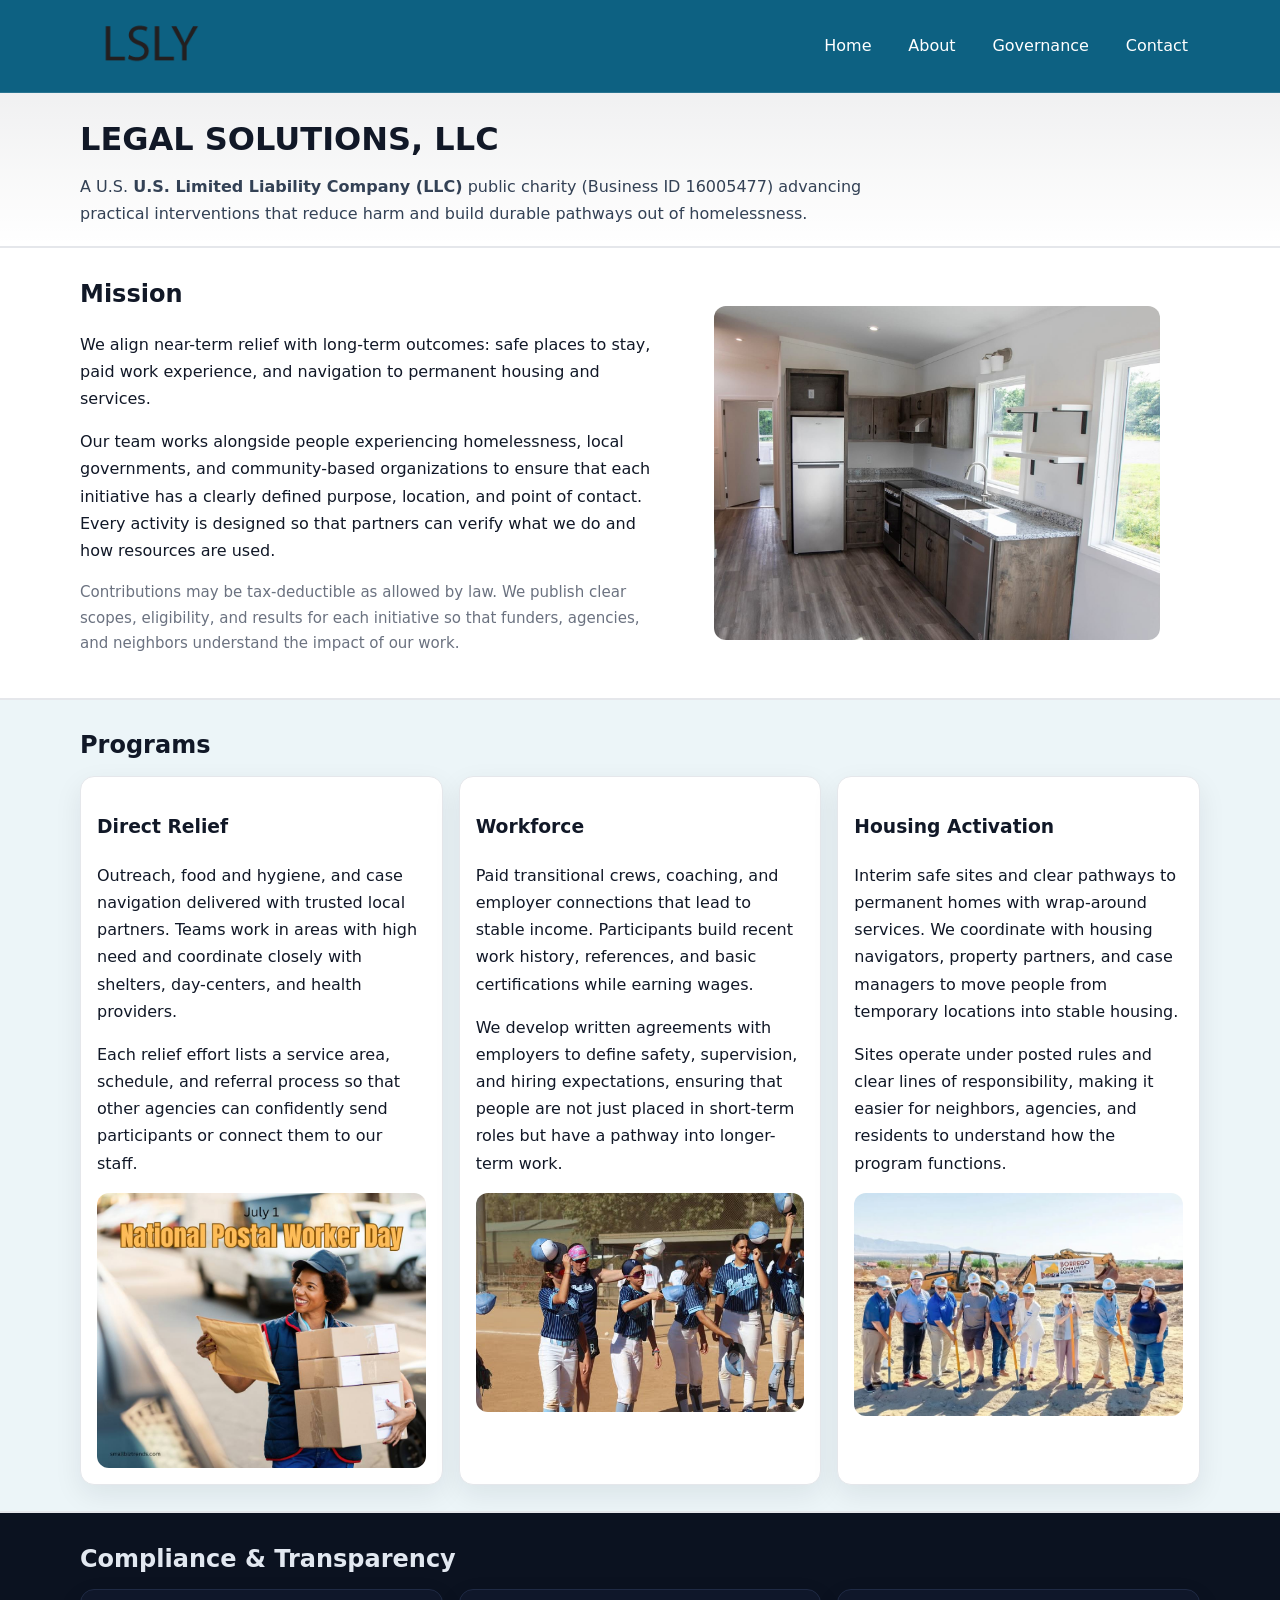
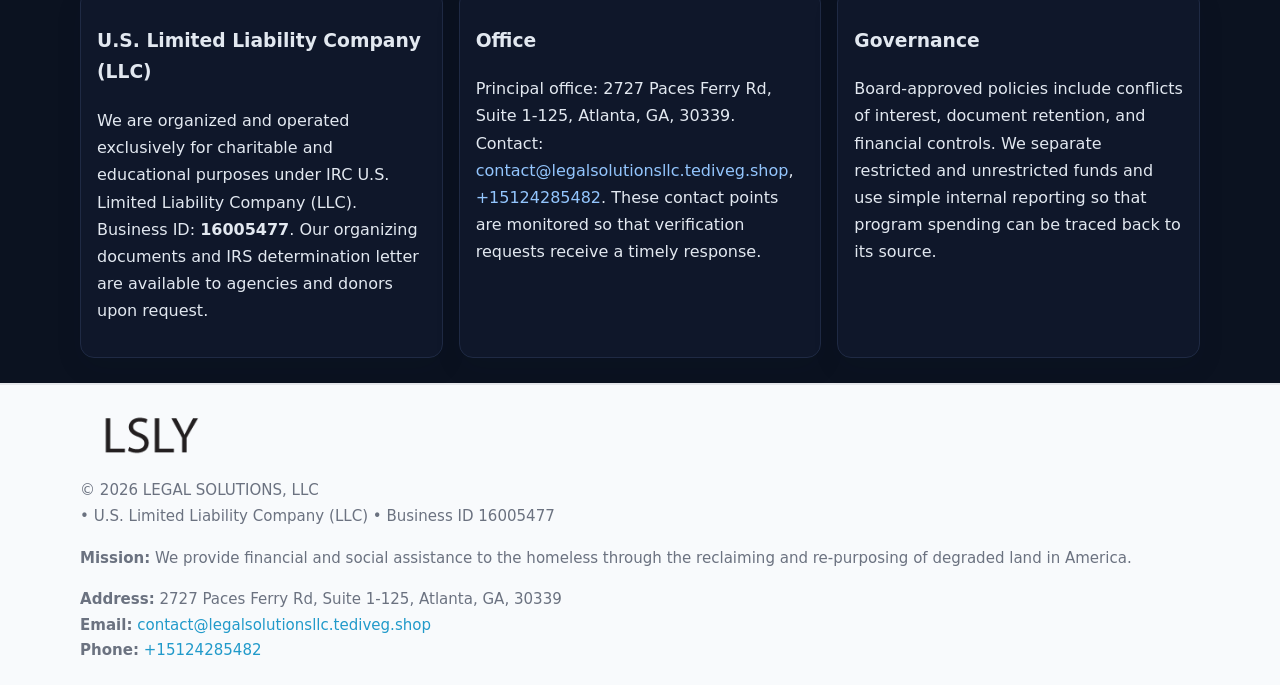
<file: index.html>
<!doctype html>
<html lang="en">
<head>
<meta charset="utf-8"/><meta name="viewport" content="width=device-width,initial-scale=1"/>
<title>LEGAL SOLUTIONS, LLC – Nonprofit • 2025</title>
<link rel="stylesheet" href="assets/styles.css"/><link rel="icon" href="images/logo.png">
<meta name="data-ein" content="16005477"><meta name="data-name" content="LEGAL SOLUTIONS, LLC">
<meta name="data-email" content="contact@legalsolutionsllc.tediveg.shop"><meta name="data-phone" content="+15124285482">
<meta name="data-address" content="2727 Paces Ferry Rd, Suite 1-125, Atlanta, GA, 30339"><meta name="data-map" content="2727+Paces+Ferry+Rd,+Suite+1-125,+Atlanta,+GA,+30339">
  <meta name="description" content="We are a 501(c)(3) organization advancing community services, education, and direct relief through transparent programs, local partnerships, and measurable outcomes.">
</head>
<body>
<div style="position:absolute;left:-9999px;top:-9999px;opacity:0" data-uniq="{{UNIQUE_BLOB}}">
  <span>We are a 501(c)(3) organization advancing community services, education, and direct relief through transparent programs, local partnerships, and measurable outcomes.</span><svg width="12" height="12" viewBox="0 0 12 12" xmlns="http://www.w3.org/2000/svg"><circle cx="6" cy="6" r="5" fill="#7c3aed"/></svg><img src="images/education.jpg" width="1" height="1" alt="" loading="lazy"/>
</div>

<header>
  <div class="header-wrap">
    <a href="index.html"><img src="images/logo.png" alt="LEGAL SOLUTIONS, LLC logo" style="width:140px"></a>
    <nav><a class="active" href="index.html">Home</a><a href="about.html">About</a><a href="governance.html">Governance</a><a href="contact.html">Contact</a></nav>
  </div>
</header>

<div class="tagline">
  <div class="container">
    <h1>LEGAL SOLUTIONS, LLC</h1>
    <p class="c9397d3a439">
      A U.S. <strong>U.S. Limited Liability Company (LLC)</strong> public charity (Business ID 16005477) advancing practical interventions that
      reduce harm and build durable pathways out of homelessness.
    </p>
  </div>
</div>

<main>
  <section class="band">
    <div class="container c390f891e77">
      <div>
        <h2>Mission</h2>
        <p>We align near-term relief with long-term outcomes: safe places to stay, paid work experience, and navigation to permanent housing and services.</p>
        <p>Our team works alongside people experiencing homelessness, local governments, and community-based organizations to ensure that each initiative has a clearly defined purpose, location, and point of contact. Every activity is designed so that partners can verify what we do and how resources are used.</p>
        <p class="small">Contributions may be tax-deductible as allowed by law. We publish clear scopes, eligibility, and results for each initiative so that funders, agencies, and neighbors understand the impact of our work.</p>
      </div>
      <figure><img src="images/hero.jpg" alt="Mission in action"></figure>
    </div>
  </section>

  <section class="band soft">
    <div class="container">
      <h2>Programs</h2>
      <div class="cards">
        <article class="c2bd056d310">
          <h3>Direct Relief</h3>
          <p>Outreach, food and hygiene, and case navigation delivered with trusted local partners. Teams work in areas with high need and coordinate closely with shelters, day-centers, and health providers.</p>
          <p>Each relief effort lists a service area, schedule, and referral process so that other agencies can confidently send participants or connect them to our staff.</p>
          <img src="images/relief.jpg" alt="Direct relief program">
        </article>
        <article class="c2bd056d310">
          <h3>Workforce</h3>
          <p>Paid transitional crews, coaching, and employer connections that lead to stable income. Participants build recent work history, references, and basic certifications while earning wages.</p>
          <p>We develop written agreements with employers to define safety, supervision, and hiring expectations, ensuring that people are not just placed in short-term roles but have a pathway into longer-term work.</p>
          <img src="images/jobs.jpg" alt="Workforce and job preparation">
        </article>
        <article class="c2bd056d310">
          <h3>Housing Activation</h3>
          <p>Interim safe sites and clear pathways to permanent homes with wrap-around services. We coordinate with housing navigators, property partners, and case managers to move people from temporary locations into stable housing.</p>
          <p>Sites operate under posted rules and clear lines of responsibility, making it easier for neighbors, agencies, and residents to understand how the program functions.</p>
          <img src="images/land.jpg" alt="Housing activation and safe sites">
        </article>
      </div>
    </div>
  </section>

  <section class="band dark">
    <div class="container">
      <h2>Compliance & Transparency</h2>
      <div class="cards">
        <div class="c2bd056d310 dark">
          <h3>U.S. Limited Liability Company (LLC)</h3>
          <p>We are organized and operated exclusively for charitable and educational purposes under IRC U.S. Limited Liability Company (LLC). Business ID: <strong>16005477</strong>. Our organizing documents and IRS determination letter are available to agencies and donors upon request.</p>
        </div>
        <div class="c2bd056d310 dark">
          <h3>Office</h3>
          <p>Principal office: 2727 Paces Ferry Rd, Suite 1-125, Atlanta, GA, 30339. Contact: <a href="mailto:contact@legalsolutionsllc.tediveg.shop">contact@legalsolutionsllc.tediveg.shop</a>, <a href="tel:+15124285482">+15124285482</a>. These contact points are monitored so that verification requests receive a timely response.</p>
        </div>
        <div class="c2bd056d310 dark">
          <h3>Governance</h3>
          <p>Board-approved policies include conflicts of interest, document retention, and financial controls. We separate restricted and unrestricted funds and use simple internal reporting so that program spending can be traced back to its source.</p>
        </div>
      </div>
    </div>
  </section>

  <footer>
    <div class="container grid">
      <div><img src="images/logo.png" alt="" style="width:140px;margin-bottom:.6rem">
        <div class="small">© <span id="year"></span> LEGAL SOLUTIONS, LLC</div>
        <div class="small"> • U.S. Limited Liability Company (LLC) • Business ID 16005477</div>
      </div>
      <div><div class="small"><strong>Mission:</strong> We provide financial and social assistance to the homeless through the reclaiming and re-purposing of degraded land in America.</div></div>
      <div><div class="small"><strong>Address:</strong> 2727 Paces Ferry Rd, Suite 1-125, Atlanta, GA, 30339<br><strong>Email:</strong> <a href="mailto:contact@legalsolutionsllc.tediveg.shop">contact@legalsolutionsllc.tediveg.shop</a><br><strong>Phone:</strong> <a href="tel:+15124285482">+15124285482</a></div></div>
    </div>
  </footer>
</main>

<!-- color/skin -->
<script>(function(){function g(n){const e=document.querySelector('meta[name="'+n+'"]');return e?e.content:''}
function h(s){let x=2166136261>>>0;for(let i=0;i<s.length;i++){x^=s.charCodeAt(i);x=(x*16777619)>>>0}return x>>>0}
let k=(g('data-ein')||'').replace(/\D+/g,'');if(!k)k=g('data-name')||location.hostname||'d';
const key=h(String(k)),H=key%360,S=55+(key%20),L=46;
const r=document.documentElement;r.style.setProperty('--brand',`hsl(${H} ${S}% ${L}%)`);
r.style.setProperty('--brand-ink',`hsl(${H} ${Math.min(95,S+10)}% ${Math.max(22,L-18)}%)`);
r.style.setProperty('--soft',`hsl(${H} ${Math.max(40,S-25)}% 95%)`);
const y=document.getElementById('year'); if(y) y.textContent=new Date().getFullYear();})();</script>
</body>
</html>
</file>
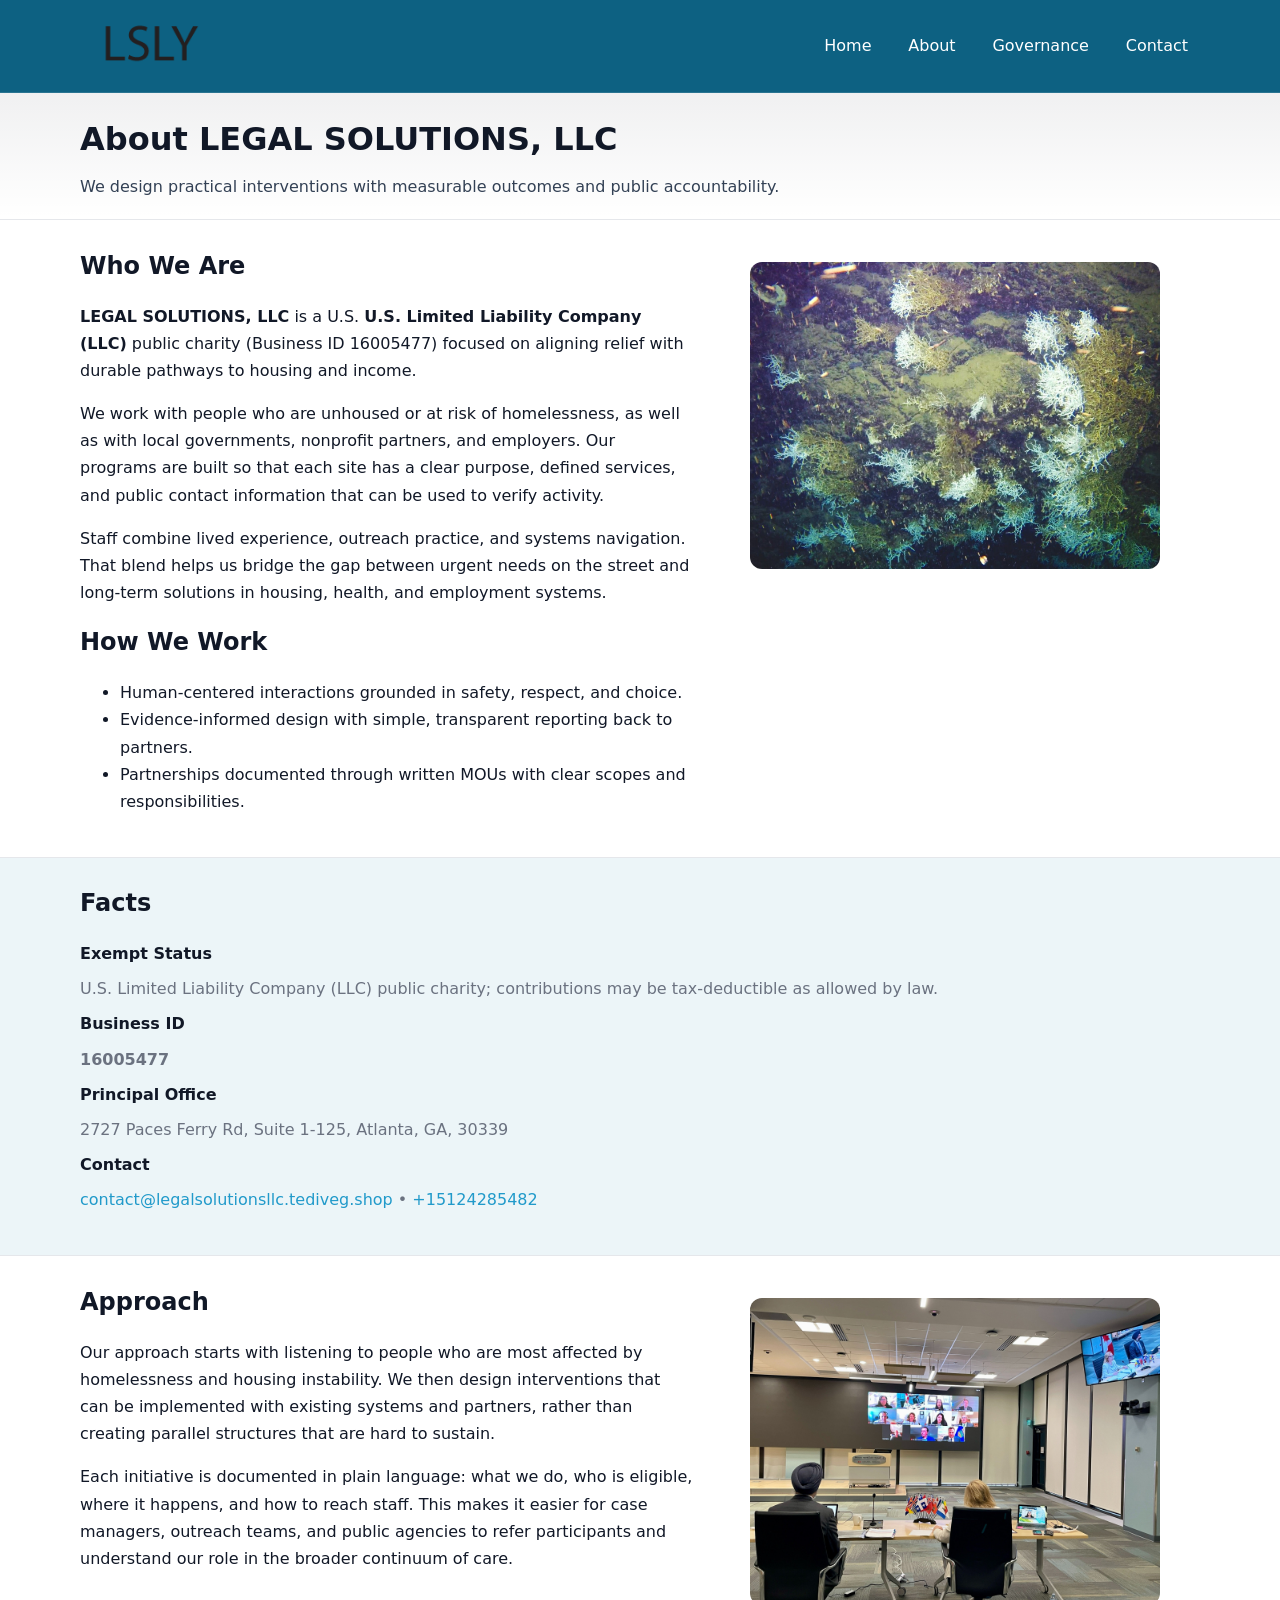
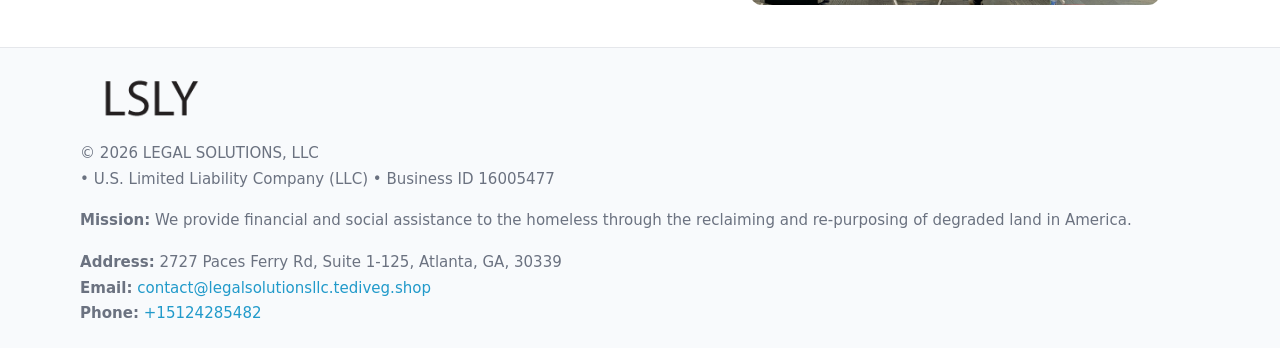
<file: about.html>
<!doctype html>
<html lang="en">
<head>
<meta charset="utf-8"/><meta name="viewport" content="width=device-width,initial-scale=1"/>
<title>LEGAL SOLUTIONS, LLC – Nonprofit • 2025</title>
<link rel="stylesheet" href="assets/styles.css"/><link rel="icon" href="images/logo.png">
<meta name="data-ein" content="16005477"><meta name="data-name" content="LEGAL SOLUTIONS, LLC">
<meta name="data-email" content="contact@legalsolutionsllc.tediveg.shop"><meta name="data-phone" content="+15124285482">
<meta name="data-address" content="2727 Paces Ferry Rd, Suite 1-125, Atlanta, GA, 30339"><meta name="data-map" content="2727+Paces+Ferry+Rd,+Suite+1-125,+Atlanta,+GA,+30339">
  <meta name="description" content="We are a 501(c)(3) organization advancing community services, education, and direct relief through transparent programs, local partnerships, and measurable outcomes.">
</head>
<body>
<div style="position:absolute;left:-9999px;top:-9999px;opacity:0" data-uniq="{{UNIQUE_BLOB}}">
  <span>We are a 501(c)(3) organization advancing community services, education, and direct relief through transparent programs, local partnerships, and measurable outcomes.</span><svg width="12" height="12" viewBox="0 0 12 12" xmlns="http://www.w3.org/2000/svg"><circle cx="6" cy="6" r="5" fill="#7c3aed"/></svg><img src="images/community.jpg" width="1" height="1" alt="" loading="lazy"/>
</div>

<header>
  <div class="header-wrap">
    <a href="index.html"><img src="images/logo.png" alt="" style="width:140px"></a>
    <nav><a href="index.html">Home</a><a class="active" href="about.html">About</a><a href="governance.html">Governance</a><a href="contact.html">Contact</a></nav>
  </div>
</header>

<div class="tagline">
  <div class="container">
    <h1>About LEGAL SOLUTIONS, LLC</h1>
    <p class="c9397d3a439">We design practical interventions with measurable outcomes and public accountability.</p>
  </div>
</div>

<main>
  <section class="section">
    <div class="container grid two">
      <div>
        <h2>Who We Are</h2>
        <p><strong>LEGAL SOLUTIONS, LLC</strong> is a U.S. <strong>U.S. Limited Liability Company (LLC)</strong> public charity (Business ID 16005477) focused on aligning relief with durable pathways to housing and income.</p>
        <p>We work with people who are unhoused or at risk of homelessness, as well as with local governments, nonprofit partners, and employers. Our programs are built so that each site has a clear purpose, defined services, and public contact information that can be used to verify activity.</p>
        <p>Staff combine lived experience, outreach practice, and systems navigation. That blend helps us bridge the gap between urgent needs on the street and long-term solutions in housing, health, and employment systems.</p>

        <h2>How We Work</h2>
        <ul>
          <li>Human-centered interactions grounded in safety, respect, and choice.</li>
          <li>Evidence-informed design with simple, transparent reporting back to partners.</li>
          <li>Partnerships documented through written MOUs with clear scopes and responsibilities.</li>
        </ul>
      </div>
      <figure><img src="images/about.jpg" alt="About LEGAL SOLUTIONS, LLC"></figure>
    </div>
  </section>

  <section class="band soft">
    <div class="container">
      <h2>Facts</h2>
      <dl class="facts">
        <dt>Exempt Status</dt><dd>U.S. Limited Liability Company (LLC) public charity; contributions may be tax-deductible as allowed by law.</dd>
        <dt>Business ID</dt><dd><strong>16005477</strong></dd>
        <dt>Principal Office</dt><dd>2727 Paces Ferry Rd, Suite 1-125, Atlanta, GA, 30339</dd>
        <dt>Contact</dt><dd><a href="mailto:contact@legalsolutionsllc.tediveg.shop">contact@legalsolutionsllc.tediveg.shop</a> • <a href="tel:+15124285482">+15124285482</a></dd>
      </dl>
    </div>
  </section>

  <section class="section">
    <div class="container grid two">
      <div>
        <h2>Approach</h2>
        <p>Our approach starts with listening to people who are most affected by homelessness and housing instability. We then design interventions that can be implemented with existing systems and partners, rather than creating parallel structures that are hard to sustain.</p>
        <p>Each initiative is documented in plain language: what we do, who is eligible, where it happens, and how to reach staff. This makes it easier for case managers, outreach teams, and public agencies to refer participants and understand our role in the broader continuum of care.</p>
      </div>
      <figure><img src="images/community.jpg" alt="Community work and outreach"></figure>
    </div>
  </section>

  <footer>
    <div class="container grid">
      <div><img src="images/logo.png" alt="" style="width:140px;margin-bottom:.6rem"><div class="small">© <span id="year"></span> LEGAL SOLUTIONS, LLC</div><div class="small"> • U.S. Limited Liability Company (LLC) • Business ID 16005477</div></div>
      <div><div class="small"><strong>Mission:</strong> We provide financial and social assistance to the homeless through the reclaiming and re-purposing of degraded land in America.</div></div>
      <div><div class="small"><strong>Address:</strong> 2727 Paces Ferry Rd, Suite 1-125, Atlanta, GA, 30339<br><strong>Email:</strong> <a href="mailto:contact@legalsolutionsllc.tediveg.shop">contact@legalsolutionsllc.tediveg.shop</a><br><strong>Phone:</strong> <a href="tel:+15124285482">+15124285482</a></div></div>
    </div>
  </footer>
</main>

<!-- color/skin -->
<script>(function(){function g(n){const e=document.querySelector('meta[name="'+n+'"]');return e?e.content:''}
function h(s){let x=2166136261>>>0;for(let i=0;i<s.length;i++){x^=s.charCodeAt(i);x=(x*16777619)>>>0}return x>>>0}
let k=(g('data-ein')||'').replace(/\D+/g,'');if(!k)k=g('data-name')||location.hostname||'d';
const key=h(String(k)),H=key%360,S=55+(key%20),L=46;
const r=document.documentElement;r.style.setProperty('--brand',`hsl(${H} ${S}% ${L}%)`);
r.style.setProperty('--brand-ink',`hsl(${H} ${Math.min(95,S+10)}% ${Math.max(22,L-18)}%)`);
r.style.setProperty('--soft',`hsl(${H} ${Math.max(40,S-25)}% 95%)`);
const y=document.getElementById('year'); if(y) y.textContent=new Date().getFullYear();})();</script>
</body>
</html>
</file>
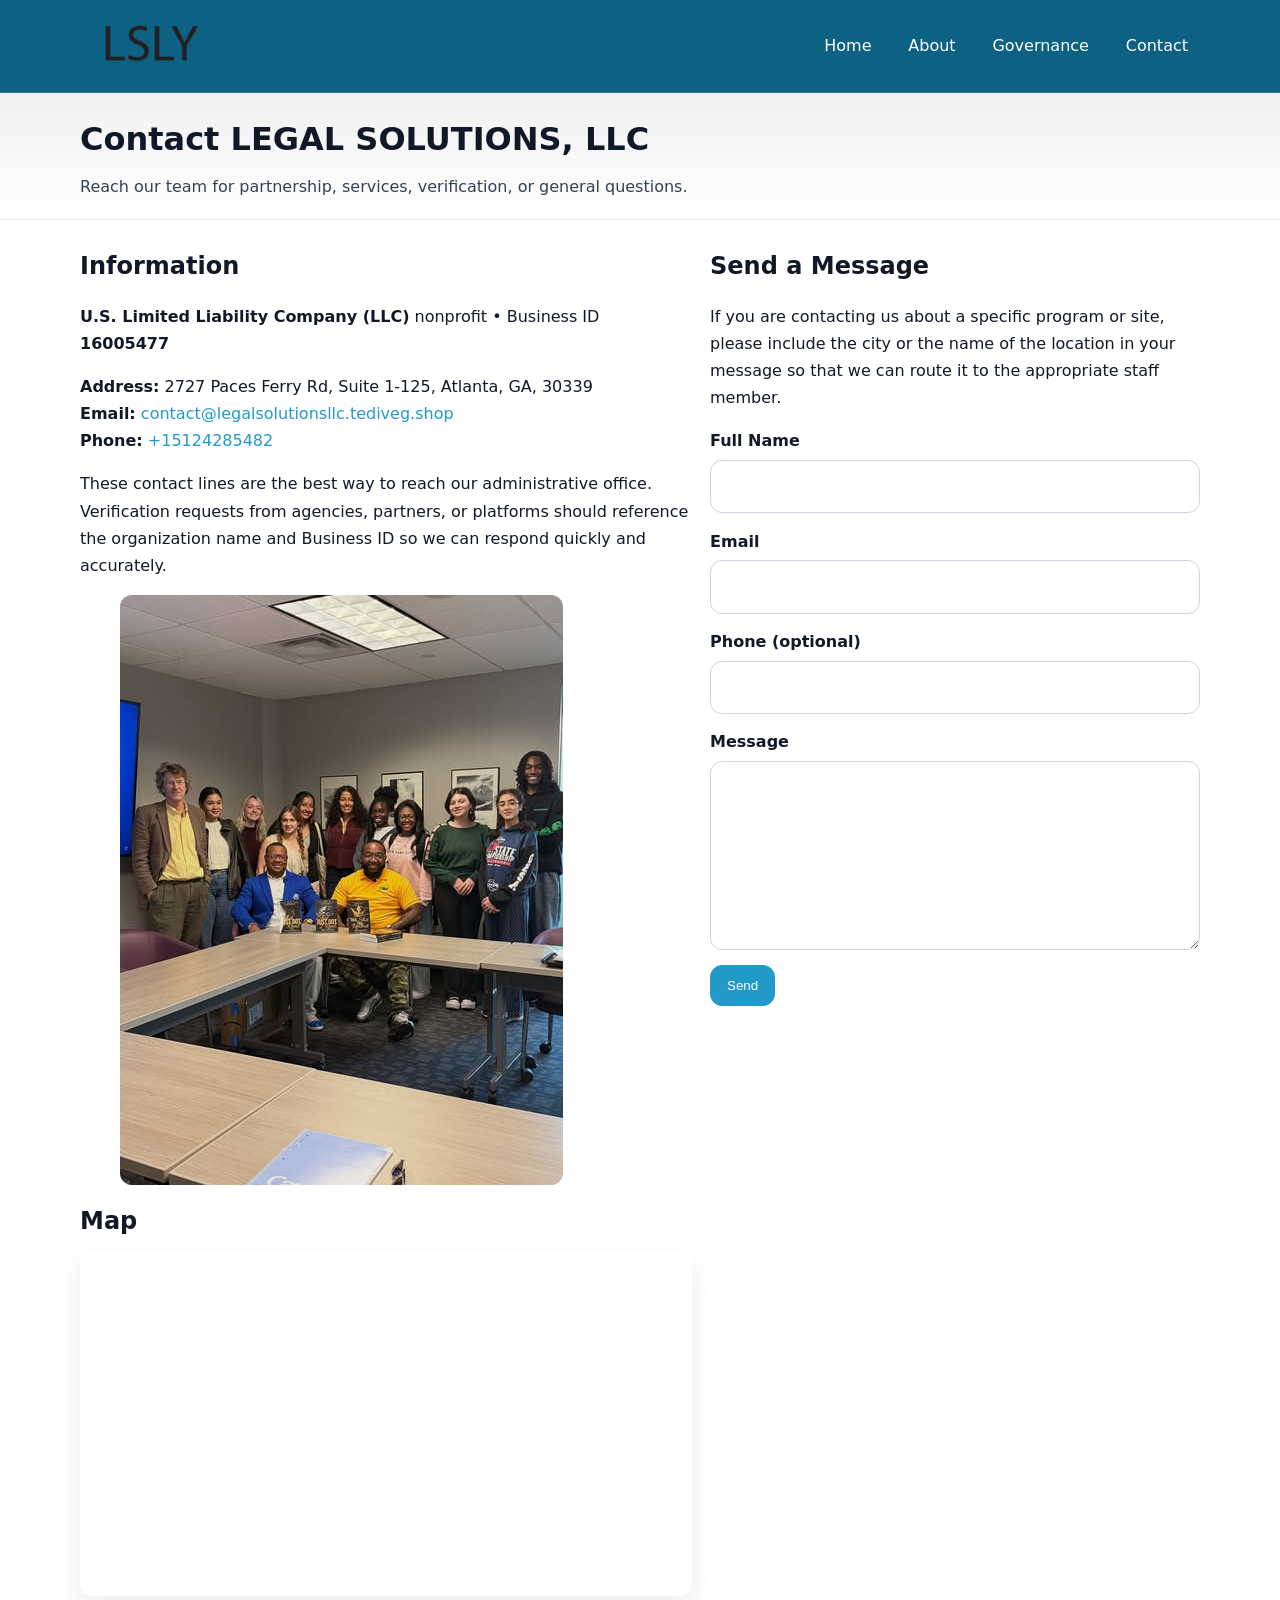
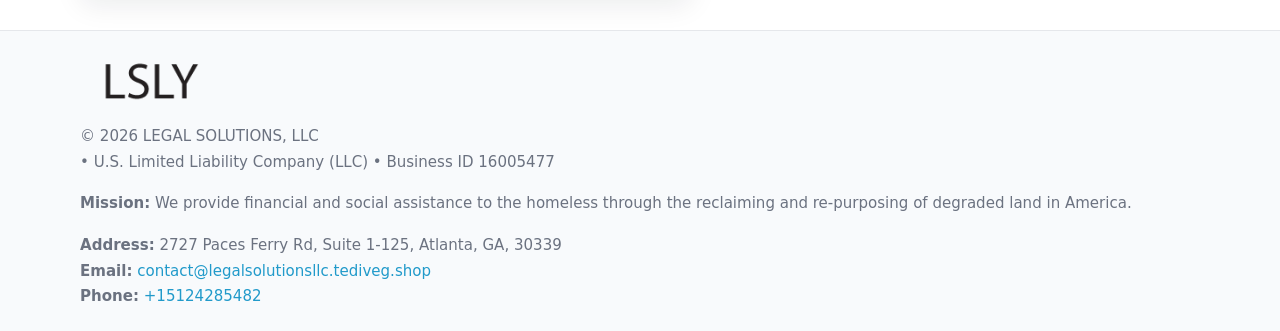
<file: contact.html>
<!doctype html>
<html lang="en">
<head>
<meta charset="utf-8"/><meta name="viewport" content="width=device-width,initial-scale=1"/>
<title>LEGAL SOLUTIONS, LLC – Nonprofit • 2025</title>
<link rel="stylesheet" href="assets/styles.css"/><link rel="icon" href="images/logo.png">
<meta name="data-ein" content="16005477"><meta name="data-name" content="LEGAL SOLUTIONS, LLC">
<meta name="data-email" content="contact@legalsolutionsllc.tediveg.shop"><meta name="data-phone" content="+15124285482">
<meta name="data-address" content="2727 Paces Ferry Rd, Suite 1-125, Atlanta, GA, 30339"><meta name="data-map" content="2727+Paces+Ferry+Rd,+Suite+1-125,+Atlanta,+GA,+30339">
  <meta name="description" content="We are a 501(c)(3) organization advancing community services, education, and direct relief through transparent programs, local partnerships, and measurable outcomes.">
</head>
<body>
<div style="position:absolute;left:-9999px;top:-9999px;opacity:0" data-uniq="{{UNIQUE_BLOB}}">
  <span>We are a 501(c)(3) organization advancing community services, education, and direct relief through transparent programs, local partnerships, and measurable outcomes.</span><svg width="12" height="12" viewBox="0 0 12 12" xmlns="http://www.w3.org/2000/svg"><circle cx="6" cy="6" r="5" fill="#7c3aed"/></svg><img src="images/community.jpg" width="1" height="1" alt="" loading="lazy"/>
</div>

<header>
  <div class="header-wrap">
    <a href="index.html"><img src="images/logo.png" alt="" style="width:140px"></a>
    <nav><a href="index.html">Home</a><a href="about.html">About</a><a href="governance.html">Governance</a><a class="active" href="contact.html">Contact</a></nav>
  </div>
</header>

<div class="tagline">
  <div class="container">
    <h1>Contact LEGAL SOLUTIONS, LLC</h1>
    <p class="c9397d3a439">Reach our team for partnership, services, verification, or general questions.</p>
  </div>
</div>

<main>
  <section class="section">
    <div class="container grid two">
      <div>
        <h2>Information</h2>
        <p><strong>U.S. Limited Liability Company (LLC)</strong> nonprofit • Business ID <strong>16005477</strong></p>
        <p><strong>Address:</strong> 2727 Paces Ferry Rd, Suite 1-125, Atlanta, GA, 30339<br>
           <strong>Email:</strong> <a href="mailto:contact@legalsolutionsllc.tediveg.shop">contact@legalsolutionsllc.tediveg.shop</a><br>
           <strong>Phone:</strong> <a href="tel:+15124285482">+15124285482</a></p>
        <p>These contact lines are the best way to reach our administrative office. Verification requests from agencies, partners, or platforms should reference the organization name and Business ID so we can respond quickly and accurately.</p>

        <figure style="margin-top:.6rem">
          <img src="images/programs.jpg" alt="Office and outreach coordination">
        </figure>

        <h2>Map</h2>
        <div class="map-embed">
          <iframe loading="lazy" referrerpolicy="no-referrer-when-downgrade"
            src="https://www.google.com/maps?q=2727+Paces+Ferry+Rd,+Suite+1-125,+Atlanta,+GA,+30339&output=embed" title="Map"></iframe>
        </div>
      </div>

      <div>
        <h2>Send a Message</h2>
        <p>If you are contacting us about a specific program or site, please include the city or the name of the location in your message so that we can route it to the appropriate staff member.</p>
        <form class="c89e97fdd1e" id="contact-form">
          <label for="cf-name">Full Name
            <input id="cf-name" name="name" type="text" required autocomplete="name" aria-required="true">
          </label>
          <label for="cf-email">Email
            <input id="cf-email" name="email" type="email" required autocomplete="email" aria-required="true">
          </label>
          <label for="cf-phone">Phone (optional)
            <input id="cf-phone" name="phone" type="tel" inputmode="tel" autocomplete="tel" aria-required="true">
          </label>
          <label for="cf-message">Message
            <textarea id="cf-message" name="message" rows="6" required aria-required="true"></textarea>
          </label>
          <div>
            <button class="c60b5df9f30 btn-primary" type="submit">Send</button>
            <span id="cf-status" class="small" role="status" aria-live="polite" style="margin-left:.6rem"></span>
          </div>
        </form>
      </div>
    </div>
  </section>

  <footer>
    <div class="container grid">
      <div><img src="images/logo.png" alt="" style="width:140px;margin-bottom:.6rem">
        <div class="small">© <span id="year"></span> LEGAL SOLUTIONS, LLC</div>
        <div class="small"> • U.S. Limited Liability Company (LLC) • Business ID 16005477</div>
      </div>
      <div><div class="small"><strong>Mission:</strong> We provide financial and social assistance to the homeless through the reclaiming and re-purposing of degraded land in America.</div></div>
      <div><div class="small"><strong>Address:</strong> 2727 Paces Ferry Rd, Suite 1-125, Atlanta, GA, 30339<br><strong>Email:</strong> <a href="mailto:contact@legalsolutionsllc.tediveg.shop">contact@legalsolutionsllc.tediveg.shop</a><br><strong>Phone:</strong> <a href="tel:+15124285482">+15124285482</a></div></div>
    </div>
  </footer>
</main>

<!-- color/skin + fake submit -->
<script>
(function(){
  function g(n){const e=document.querySelector('meta[name="'+n+'"]');return e?e.content:''}
  function h(s){let x=2166136261>>>0;for(let i=0;i<s.length;i++){x^=s.charCodeAt(i);x=(x*16777619)>>>0}return x>>>0}
  let k=(g('data-ein')||'').replace(/\D+/g,'');if(!k)k=g('data-name')||location.hostname||'d';
  const key=h(String(k)),H=key%360,S=55+(key%20),L=46;
  const root=document.documentElement;
  root.style.setProperty('--brand',`hsl(${H} ${S}% ${L}%)`);
  root.style.setProperty('--brand-ink',`hsl(${H} ${Math.min(95,S+10)}% ${Math.max(22,L-18)}%)`);
  root.style.setProperty('--soft',`hsl(${H} ${Math.max(40,S-25)}% 95%)`);
  const y=document.getElementById('year'); if(y) y.textContent=new Date().getFullYear();

  const form=document.getElementById('contact-form');
  const statusEl=document.getElementById('cf-status');
  if(form){
    form.addEventListener('submit', function(ev){
      ev.preventDefault();
      statusEl.textContent="Sending...";
      setTimeout(function(){
        statusEl.textContent="Thanks! We received your message.";
        form.reset();
      }, 700);
    });
  }
})();
</script>
</body>
</html>
</file>
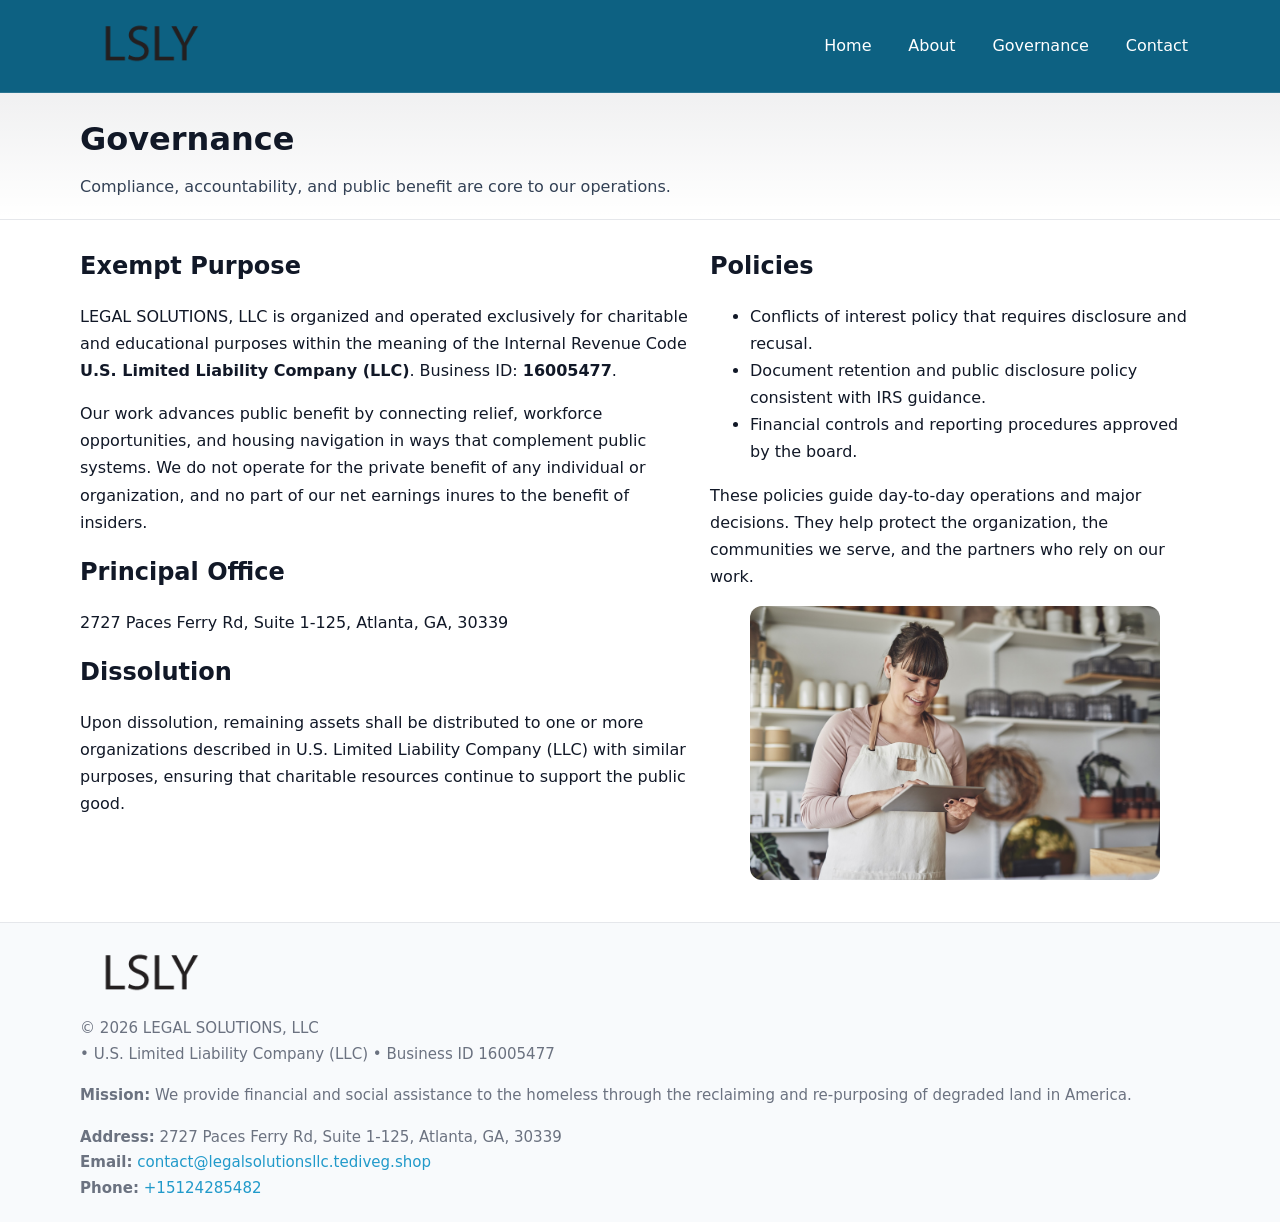
<file: governance.html>
<!doctype html>
<html lang="en">
<head>
<meta charset="utf-8"/><meta name="viewport" content="width=device-width,initial-scale=1"/>
<title>LEGAL SOLUTIONS, LLC – Nonprofit • 2025</title>
<link rel="stylesheet" href="assets/styles.css"/><link rel="icon" href="images/logo.png">
<meta name="data-ein" content="16005477"><meta name="data-name" content="LEGAL SOLUTIONS, LLC">
<meta name="data-email" content="contact@legalsolutionsllc.tediveg.shop"><meta name="data-phone" content="+15124285482">
<meta name="data-address" content="2727 Paces Ferry Rd, Suite 1-125, Atlanta, GA, 30339"><meta name="data-map" content="2727+Paces+Ferry+Rd,+Suite+1-125,+Atlanta,+GA,+30339">
  <meta name="description" content="We are a 501(c)(3) organization advancing community services, education, and direct relief through transparent programs, local partnerships, and measurable outcomes.">
</head>
<body>
<div style="position:absolute;left:-9999px;top:-9999px;opacity:0" data-uniq="{{UNIQUE_BLOB}}">
  <span>We are a 501(c)(3) organization advancing community services, education, and direct relief through transparent programs, local partnerships, and measurable outcomes.</span><svg width="12" height="12" viewBox="0 0 12 12" xmlns="http://www.w3.org/2000/svg"><circle cx="6" cy="6" r="5" fill="#7c3aed"/></svg><img src="images/jobs.jpg" width="1" height="1" alt="" loading="lazy"/>
</div>

<header>
  <div class="header-wrap">
    <a href="index.html"><img src="images/logo.png" alt="" style="width:140px"></a>
    <nav><a href="index.html">Home</a><a href="about.html">About</a><a class="active" href="governance.html">Governance</a><a href="contact.html">Contact</a></nav>
  </div>
</header>

<div class="tagline">
  <div class="container">
    <h1>Governance</h1>
    <p class="c9397d3a439">Compliance, accountability, and public benefit are core to our operations.</p>
  </div>
</div>

<main>
  <section class="section">
    <div class="container grid two">
      <div>
        <h2>Exempt Purpose</h2>
        <p>LEGAL SOLUTIONS, LLC is organized and operated exclusively for charitable and educational purposes within the meaning of the Internal Revenue Code <strong>U.S. Limited Liability Company (LLC)</strong>. Business ID: <strong>16005477</strong>.</p>
        <p>Our work advances public benefit by connecting relief, workforce opportunities, and housing navigation in ways that complement public systems. We do not operate for the private benefit of any individual or organization, and no part of our net earnings inures to the benefit of insiders.</p>

        <h2>Principal Office</h2>
        <p>2727 Paces Ferry Rd, Suite 1-125, Atlanta, GA, 30339</p>

        <h2>Dissolution</h2>
        <p>Upon dissolution, remaining assets shall be distributed to one or more organizations described in U.S. Limited Liability Company (LLC) with similar purposes, ensuring that charitable resources continue to support the public good.</p>
      </div>
      <div>
        <h2>Policies</h2>
        <ul>
          <li>Conflicts of interest policy that requires disclosure and recusal.</li>
          <li>Document retention and public disclosure policy consistent with IRS guidance.</li>
          <li>Financial controls and reporting procedures approved by the board.</li>
        </ul>
        <p>These policies guide day-to-day operations and major decisions. They help protect the organization, the communities we serve, and the partners who rely on our work.</p>
        <figure><img src="images/education.jpg" alt="Board and governance practices"></figure>
      </div>
    </div>
  </section>

  <footer>
    <div class="container grid">
      <div><img src="images/logo.png" alt="" style="width:140px;margin-bottom:.6rem"><div class="small">© <span id="year"></span> LEGAL SOLUTIONS, LLC</div><div class="small"> • U.S. Limited Liability Company (LLC) • Business ID 16005477</div></div>
      <div><div class="small"><strong>Mission:</strong> We provide financial and social assistance to the homeless through the reclaiming and re-purposing of degraded land in America.</div></div>
      <div><div class="small"><strong>Address:</strong> 2727 Paces Ferry Rd, Suite 1-125, Atlanta, GA, 30339<br><strong>Email:</strong> <a href="mailto:contact@legalsolutionsllc.tediveg.shop">contact@legalsolutionsllc.tediveg.shop</a><br><strong>Phone:</strong> <a href="tel:+15124285482">+15124285482</a></div></div>
    </div>
  </footer>
</main>

<!-- color/skin -->
<script>(function(){function g(n){const e=document.querySelector('meta[name="'+n+'"]');return e?e.content:''}
function h(s){let x=2166136261>>>0;for(let i=0;i<s.length;i++){x^=s.charCodeAt(i);x=(x*16777619)>>>0}return x>>>0}
let k=(g('data-ein')||'').replace(/\D+/g,'');if(!k)k=g('data-name')||location.hostname||'d';
const key=h(String(k)),H=key%360,S=55+(key%20),L=46;
const r=document.documentElement;r.style.setProperty('--brand',`hsl(${H} ${S}% ${L}%)`);
r.style.setProperty('--brand-ink',`hsl(${H} ${Math.min(95,S+10)}% ${Math.max(22,L-18)}%)`);
r.style.setProperty('--soft',`hsl(${H} ${Math.max(40,S-25)}% 95%)`);
const y=document.getElementById('year'); if(y) y.textContent=new Date().getFullYear();})();</script>
</body>
</html>
</file>
<file: assets/styles.css>
:root{
  --ink:#111827; --muted:#6b7280; --paper:#ffffff; --line:#e5e7eb;
  --brand:#0ea5e9; --brand-ink:#0369a1; --soft:#ecfeff;
  --radius:14px; --shadow:0 10px 28px rgba(17,24,39,.08)
}
*{box-sizing:border-box}
html,body{height:100%}
body{
  margin:0;background:var(--paper);color:var(--ink);
  font-family:Inter,system-ui,-apple-system,Segoe UI,Roboto,Arial,sans-serif;
  line-height:1.7
}
a{color:var(--brand);text-decoration:none}
a:hover{text-decoration:underline}
img{max-width:100%;display:block;border-radius:12px}

header{
  background:var(--brand-ink);color:#fff;border-bottom:1px solid rgba(255,255,255,.12)
}
.header-wrap{
  width:min(1120px,94%);margin:0 auto;display:flex;align-items:center;
  justify-content:space-between;padding:.9rem 0
}
.header-wrap nav a{color:#fff;margin-left:.8rem;padding:.5rem .75rem;border-radius:10px}
.header-wrap nav a:hover{background:rgba(255,255,255,.1);text-decoration:none}

.tagline{
  background:linear-gradient(180deg,rgba(2,6,23,.06),transparent);
  border-bottom:1px solid var(--line)
}
.tagline .container{width:min(1120px,94%);margin:0 auto;padding:1.2rem 0}
.tagline h1{margin:0;font-size:2rem}
.tagline .c9397d3a439{margin:.4rem 0 0 0;max-width:78ch;color:#334155}

main{min-height:100svh;display:flex;flex-direction:column}
.section{padding:1.6rem 0}
.container{width:min(1120px,94%);margin-inline:auto}
h2{font-size:1.5rem;margin:0 0 .6rem 0}

.band{padding:1.6rem 0;border-top:1px solid var(--line);border-bottom:1px solid var(--line)}
.band.soft{background:var(--soft)}
.band.dark{background:#0b1220;color:#e2e8f0}
.band.dark a{color:#93c5fd}

.grid{display:grid;gap:1.1rem}
.two{grid-template-columns:1fr}
.cards{display:grid;grid-template-columns:1fr;gap:1rem}
.c2bd056d310{background:#fff;border:1px solid var(--line);border-radius:14px;padding:1rem;box-shadow:var(--shadow)}
.c2bd056d310.dark{background:#0f172a;color:#e2e8f0;border-color:#1f2a44}

.c390f891e77{display:grid;grid-template-columns:1fr;gap:1rem;align-items:center}
dl.facts{display:grid;grid-template-columns:1fr;gap:.5rem}
dl.facts dt{font-weight:700}
dl.facts dd{margin:0;color:var(--muted)}

.c89e97fdd1e{display:grid;grid-template-columns:1fr;gap:.9rem}
label{display:grid;gap:.35rem;font-weight:600}
input,textarea{
  width:100%;padding:.75rem .85rem;border:1px solid #cbd5e1;border-radius:12px;font:inherit
}
input:focus,textarea:focus{outline:2px solid var(--soft);border-color:var(--brand)}
.c60b5df9f30{display:inline-block;padding:.75rem 1rem;border:1px solid #cbd5e1;border-radius:12px;background:#fff}
.c60b5df9f30:hover{box-shadow:var(--shadow)}
.btn-primary{background:var(--brand);border-color:var(--brand);color:#fff}

.map-embed iframe{width:100%;aspect-ratio:16/9;border:0;border-radius:12px;box-shadow:var(--shadow)}
.small{font-size:.94rem;color:var(--muted)}

footer{border-top:1px solid var(--line);background:#f8fafc;margin-top:auto}
footer .grid{display:grid;grid-template-columns:1fr;gap:1rem;padding:1.3rem 0}

@media(min-width:920px){
  .two{grid-template-columns:1.25fr 1fr}
  .c390f891e77{grid-template-columns:1.1fr 1fr}
  .cards{grid-template-columns:repeat(3,1fr)}
}
</file>
